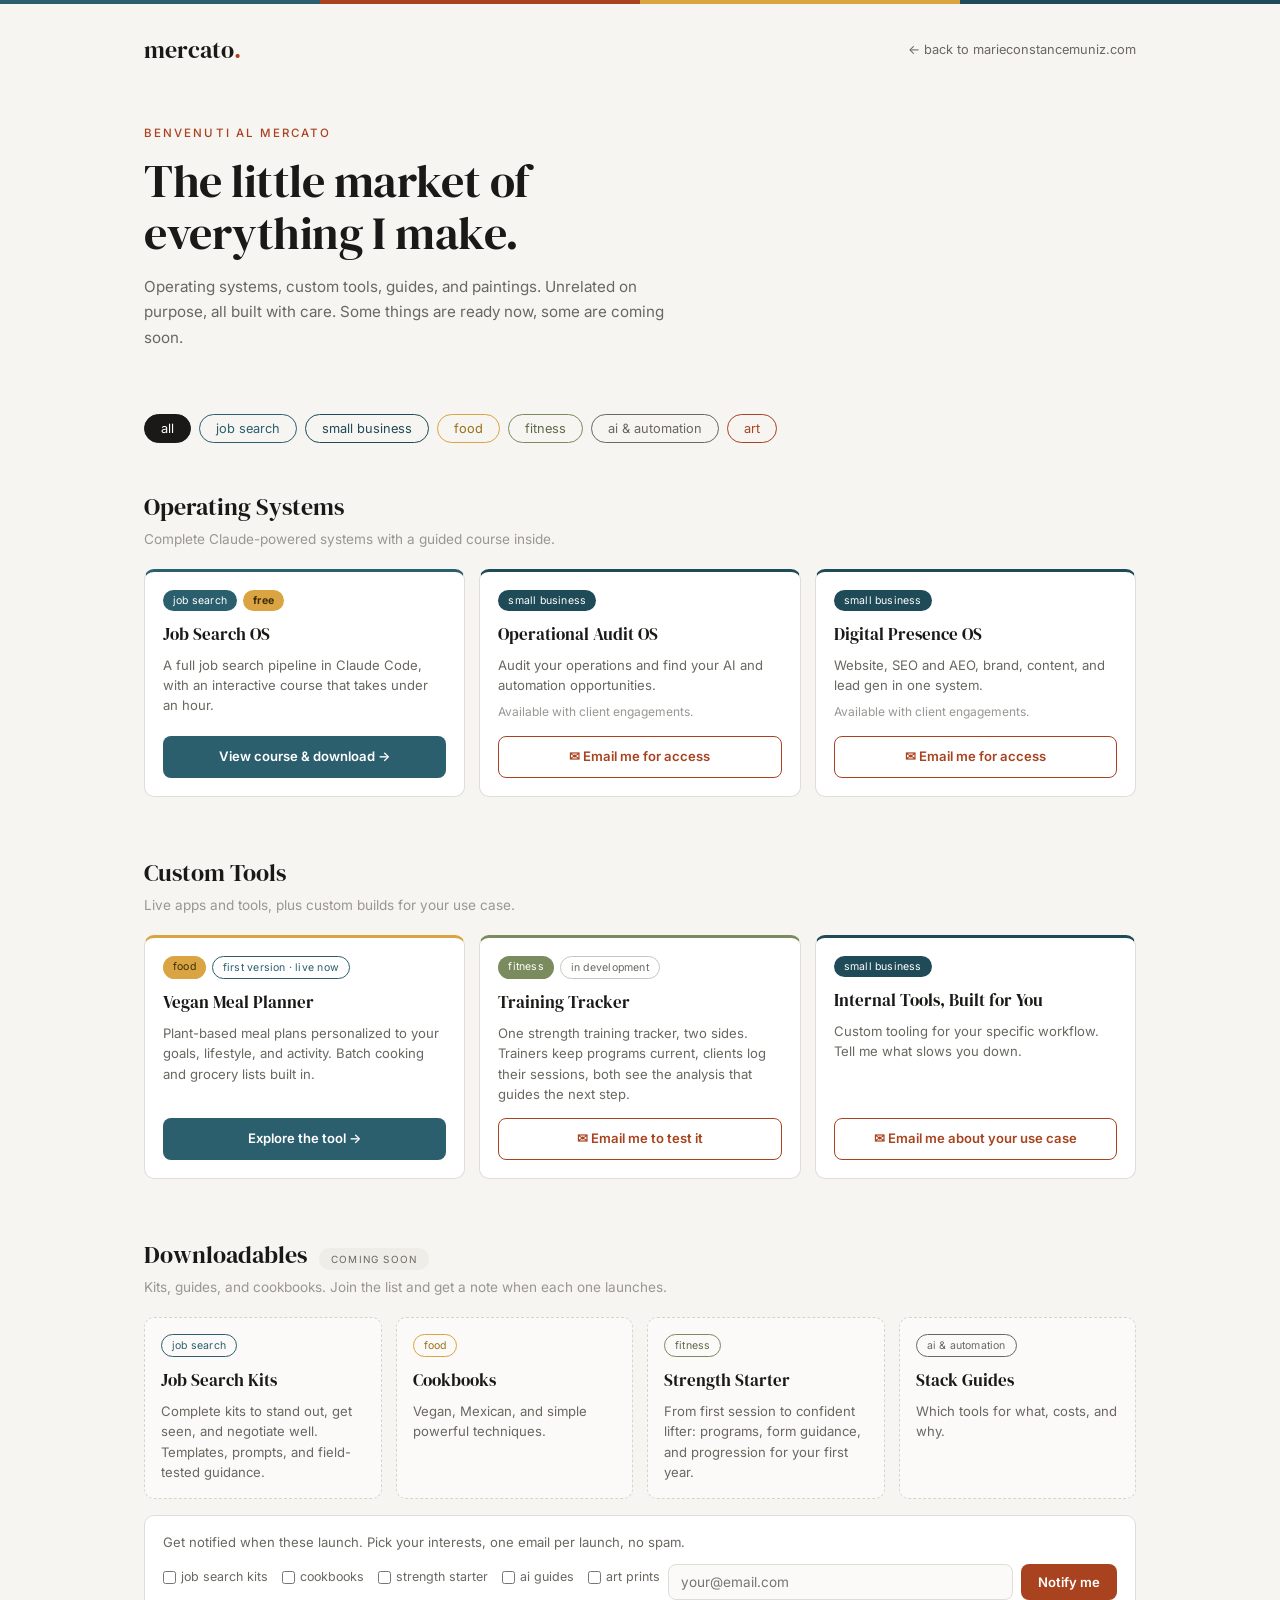
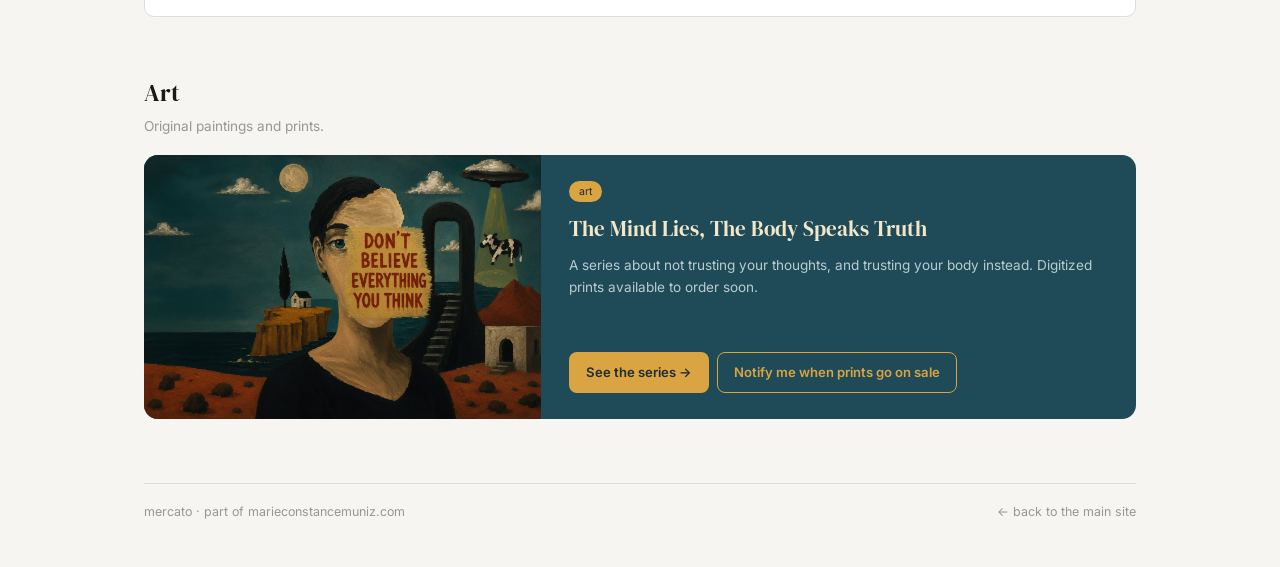
<file: index.html>
<!DOCTYPE html>
<html lang="en">
<head>
  <meta charset="UTF-8">
  <meta name="viewport" content="width=device-width, initial-scale=1.0">
  <title>mercato — the little market of everything Marie makes</title>
  <meta name="description" content="Operating systems, custom tools, guides, and paintings by Marie-Constance Múñiz. Unrelated on purpose, all built with care.">
  <link rel="preconnect" href="https://fonts.googleapis.com">
  <link rel="preconnect" href="https://fonts.gstatic.com" crossorigin>
  <link href="https://fonts.googleapis.com/css2?family=DM+Serif+Display&family=DM+Mono:wght@400&family=Inter:wght@300;400;500;600&display=swap" rel="stylesheet">
  <link rel="icon" type="image/svg+xml" href="/assets/favicon.svg">
  <link rel="stylesheet" href="/css/mercato.css">
  <!-- Google tag (gtag.js) -->
  <script async src="https://www.googletagmanager.com/gtag/js?id=G-41CJMKQ3DV"></script>
  <script>
    window.dataLayer = window.dataLayer || [];
    function gtag(){dataLayer.push(arguments);}
    gtag('js', new Date());
    gtag('config', 'G-41CJMKQ3DV');
  </script>
</head>
<body>
  <div class="stripe"></div>

  <div class="container">
    <header class="site-header">
      <a href="/" class="wordmark">mercato<span>.</span></a>
      <nav class="header-links">
        <a href="https://marieconstancemuniz.com" data-track="back_to_main_site">&larr; back to marieconstancemuniz.com</a>
      </nav>
    </header>

    <section class="hero">
      <p class="kicker">Benvenuti al mercato</p>
      <h1 class="display">The little market of<br>everything I make.</h1>
      <p class="sub">Operating systems, custom tools, guides, and paintings. Unrelated on purpose, all built with care. Some things are ready now, some are coming soon.</p>
    </section>

    <div class="chips" role="group" aria-label="Filter by topic">
      <button class="chip active" data-filter="all">all</button>
      <button class="chip" data-filter="job-search">job search</button>
      <button class="chip" data-filter="small-business">small business</button>
      <button class="chip" data-filter="food">food</button>
      <button class="chip" data-filter="fitness">fitness</button>
      <button class="chip" data-filter="ai">ai &amp; automation</button>
      <button class="chip" data-filter="art">art</button>
    </div>

    <!-- OPERATING SYSTEMS -->
    <section class="shop-section" id="operating-systems">
      <div class="section-head">
        <h2 class="section-title">Operating Systems</h2>
      </div>
      <p class="section-sub">Complete Claude-powered systems with a guided course inside.</p>
      <div class="grid-3">

        <article class="card card--js" data-topic="job-search ai">
          <div class="pills">
            <span class="pill pill--js">job search</span>
            <span class="pill pill--free">free</span>
          </div>
          <h3>Job Search OS</h3>
          <p>A full job search pipeline in Claude Code, with an interactive course that takes under an hour.</p>
          <div class="cta-row">
            <a class="btn btn--nav btn--block" href="/job-search-os/" data-track="card_click" data-product="job-search-os">View course &amp; download &rarr;</a>
          </div>
        </article>

        <article class="card card--sb" data-topic="small-business ai">
          <div class="pills">
            <span class="pill pill--sb">small business</span>
          </div>
          <h3>Operational Audit OS</h3>
          <p>Audit your operations and find your AI and automation opportunities.</p>
          <p class="note">Available with client engagements.</p>
          <div class="cta-row">
            <a class="btn btn--email btn--block" href="mailto:mariecmuniz@gmail.com?subject=Access%20request%3A%20Operational%20Audit%20OS" data-track="inquiry_click" data-product="operational-audit-os">&#9993; Email me for access</a>
          </div>
        </article>

        <article class="card card--sb" data-topic="small-business ai">
          <div class="pills">
            <span class="pill pill--sb">small business</span>
          </div>
          <h3>Digital Presence OS</h3>
          <p>Website, SEO and AEO, brand, content, and lead gen in one system.</p>
          <p class="note">Available with client engagements.</p>
          <div class="cta-row">
            <a class="btn btn--email btn--block" href="mailto:mariecmuniz@gmail.com?subject=Access%20request%3A%20Digital%20Presence%20OS" data-track="inquiry_click" data-product="digital-presence-os">&#9993; Email me for access</a>
          </div>
        </article>

      </div>
    </section>

    <!-- CUSTOM TOOLS -->
    <section class="shop-section" id="custom-tools">
      <div class="section-head">
        <h2 class="section-title">Custom Tools</h2>
      </div>
      <p class="section-sub">Live apps and tools, plus custom builds for your use case.</p>
      <div class="grid-3">

        <article class="card card--food" data-topic="food ai">
          <div class="pills">
            <span class="pill pill--food">food</span>
            <span class="pill pill--live">first version &middot; live now</span>
          </div>
          <h3>Vegan Meal Planner</h3>
          <p>Plant-based meal plans personalized to your goals, lifestyle, and activity. Batch cooking and grocery lists built in.</p>
          <div class="cta-row">
            <a class="btn btn--nav btn--block" href="/meal-planner/" data-track="card_click" data-product="vegan-meal-planner">Explore the tool &rarr;</a>
          </div>
        </article>

        <article class="card card--fit" data-topic="fitness ai">
          <div class="pills">
            <span class="pill pill--fit">fitness</span>
            <span class="pill pill--status">in development</span>
          </div>
          <h3>Training Tracker</h3>
          <p>One strength training tracker, two sides. Trainers keep programs current, clients log their sessions, both see the analysis that guides the next step.</p>
          <div class="cta-row">
            <a class="btn btn--email btn--block" href="mailto:mariecmuniz@gmail.com?subject=Training%20Tracker%3A%20count%20me%20in%20as%20a%20tester" data-track="inquiry_click" data-product="training-tracker">&#9993; Email me to test it</a>
          </div>
        </article>

        <article class="card card--sb" data-topic="small-business ai">
          <div class="pills">
            <span class="pill pill--sb">small business</span>
          </div>
          <h3>Internal Tools, Built for You</h3>
          <p>Custom tooling for your specific workflow. Tell me what slows you down.</p>
          <div class="cta-row">
            <a class="btn btn--email btn--block" href="mailto:mariecmuniz@gmail.com?subject=Custom%20internal%20tools%20inquiry" data-track="inquiry_click" data-product="internal-tools">&#9993; Email me about your use case</a>
          </div>
        </article>

      </div>
    </section>

    <!-- DOWNLOADABLES -->
    <section class="shop-section" id="downloadables">
      <div class="section-head">
        <h2 class="section-title">Downloadables</h2>
        <span class="pill--section">coming soon</span>
      </div>
      <p class="section-sub">Kits, guides, and cookbooks. Join the list and get a note when each one launches.</p>
      <div class="grid-4">

        <article class="card card--soon" data-topic="job-search">
          <div class="pills"><span class="pill pill--outline-js">job search</span></div>
          <h3>Job Search Kits</h3>
          <p>Complete kits to stand out, get seen, and negotiate well. Templates, prompts, and field-tested guidance.</p>
        </article>

        <article class="card card--soon" data-topic="food">
          <div class="pills"><span class="pill pill--outline-food">food</span></div>
          <h3>Cookbooks</h3>
          <p>Vegan, Mexican, and simple powerful techniques.</p>
        </article>

        <article class="card card--soon" data-topic="fitness">
          <div class="pills"><span class="pill pill--outline-fit">fitness</span></div>
          <h3>Strength Starter</h3>
          <p>From first session to confident lifter: programs, form guidance, and progression for your first year.</p>
        </article>

        <article class="card card--soon" data-topic="ai">
          <div class="pills"><span class="pill pill--outline-ai">ai &amp; automation</span></div>
          <h3>Stack Guides</h3>
          <p>Which tools for what, costs, and why.</p>
        </article>

      </div>

      <div class="notify-bar" id="notify">
        <p>Get notified when these launch. Pick your interests, one email per launch, no spam.</p>
        <form class="notify-form" action="https://formspree.io/f/mwvdzqrl" method="POST">
          <input type="hidden" name="_subject" value="New mercato notify signup">
          <div class="interests">
            <label><input type="checkbox" name="interests" value="job search kits"> job search kits</label>
            <label><input type="checkbox" name="interests" value="cookbooks"> cookbooks</label>
            <label><input type="checkbox" name="interests" value="strength starter"> strength starter</label>
            <label><input type="checkbox" name="interests" value="ai guides"> ai guides</label>
            <label><input type="checkbox" name="interests" value="art prints"> art prints</label>
          </div>
          <input class="input" type="email" name="email" placeholder="your@email.com" required aria-label="Your email">
          <button class="btn btn--brick" type="submit">Notify me</button>
        </form>
      </div>
    </section>

    <!-- ART -->
    <section class="shop-section" id="art">
      <div class="section-head">
        <h2 class="section-title">Art</h2>
      </div>
      <p class="section-sub">Original paintings and prints.</p>

      <div class="art-feature" data-topic="art">
        <img class="art-feature__img" src="/assets/art/wide-dont-believe.jpg" alt="Don't Believe Everything You Think, acrylic painting">
        <div class="art-feature__body">
          <div class="pills"><span class="pill pill--art">art</span></div>
          <h3>The Mind Lies, The Body Speaks Truth</h3>
          <p>A series about not trusting your thoughts, and trusting your body instead. Digitized prints available to order soon.</p>
          <div class="btn-row" style="margin-top:14px">
            <a class="btn btn--mustard" href="/art/" data-track="card_click" data-product="art-series">See the series &rarr;</a>
            <a class="btn btn--mustard-outline" href="/art/#notify" data-track="card_click" data-product="art-prints-notify">Notify me when prints go on sale</a>
          </div>
        </div>
      </div>
    </section>

    <footer class="site-footer">
      <span>mercato &middot; part of <a href="https://marieconstancemuniz.com" data-track="back_to_main_site">marieconstancemuniz.com</a></span>
      <a href="https://marieconstancemuniz.com" data-track="back_to_main_site">&larr; back to the main site</a>
    </footer>
  </div>

  <script src="/js/main.js"></script>
</body>
</html>
</file>
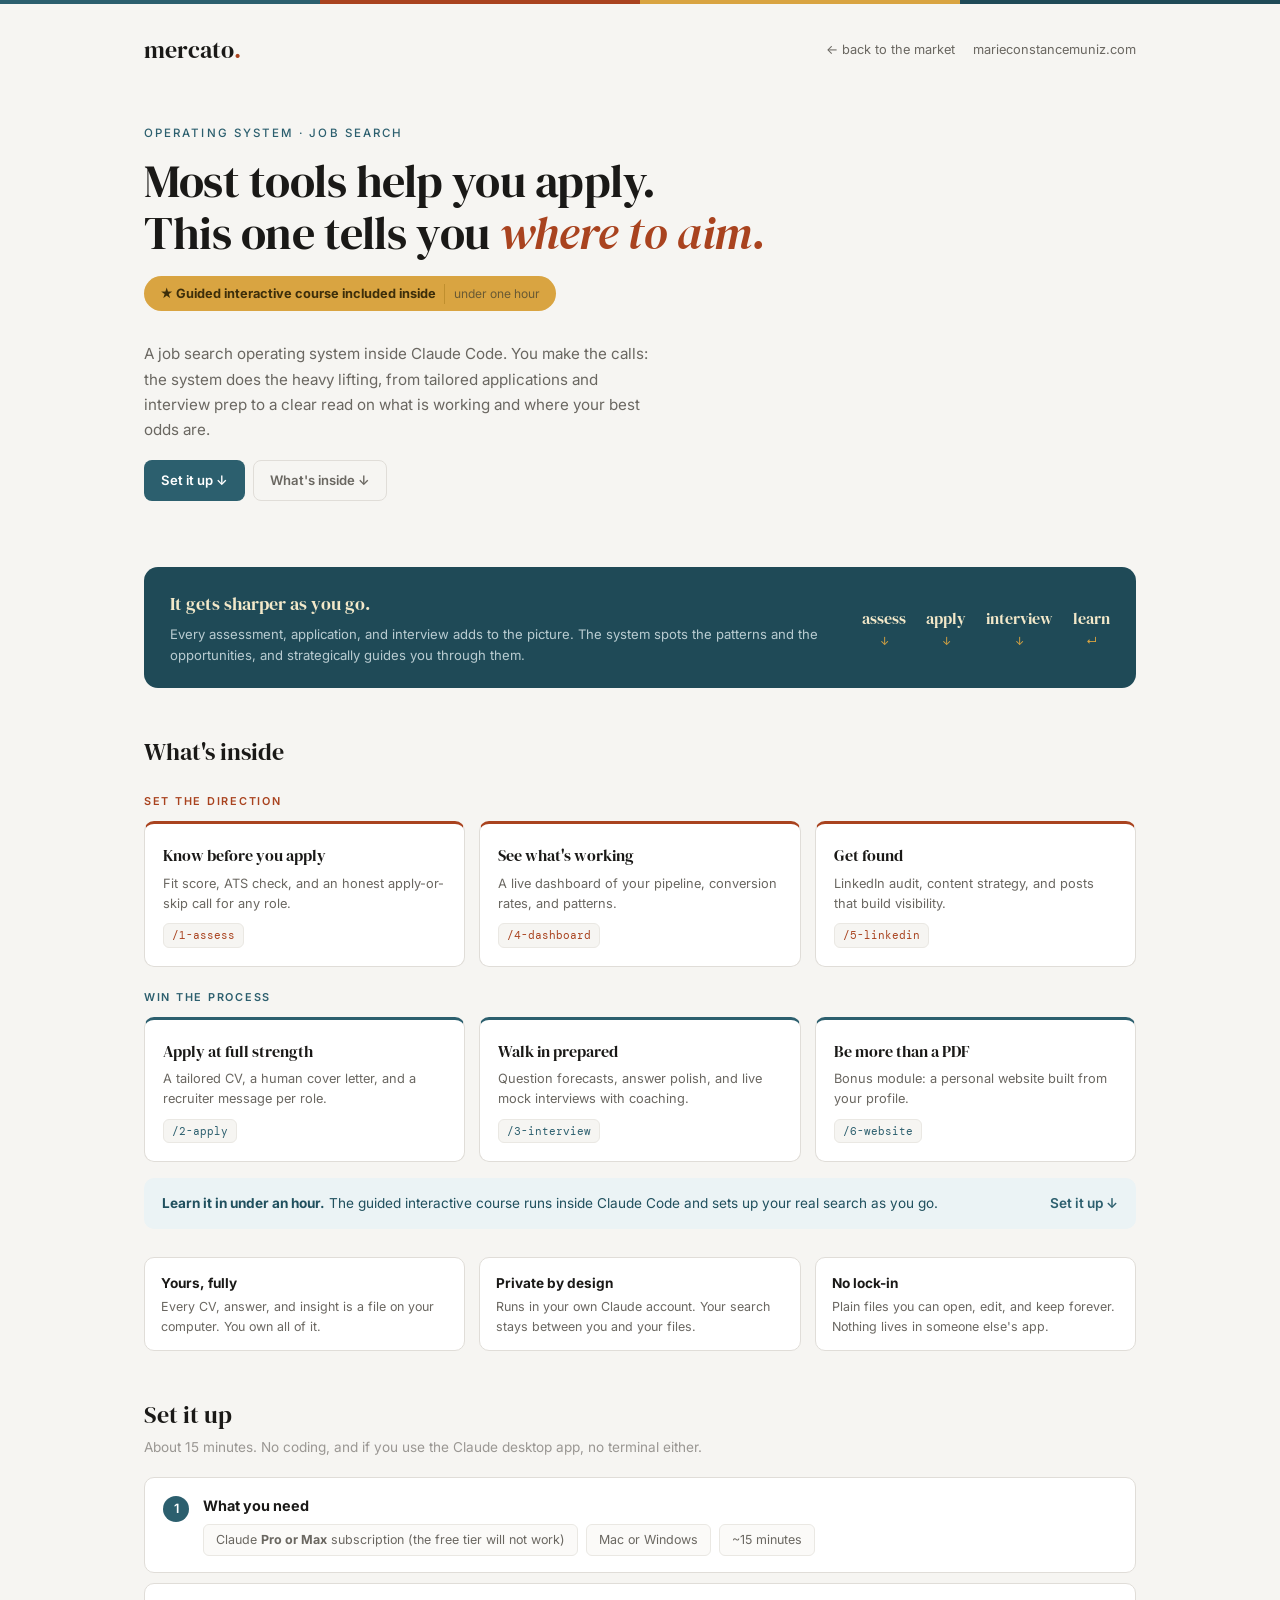
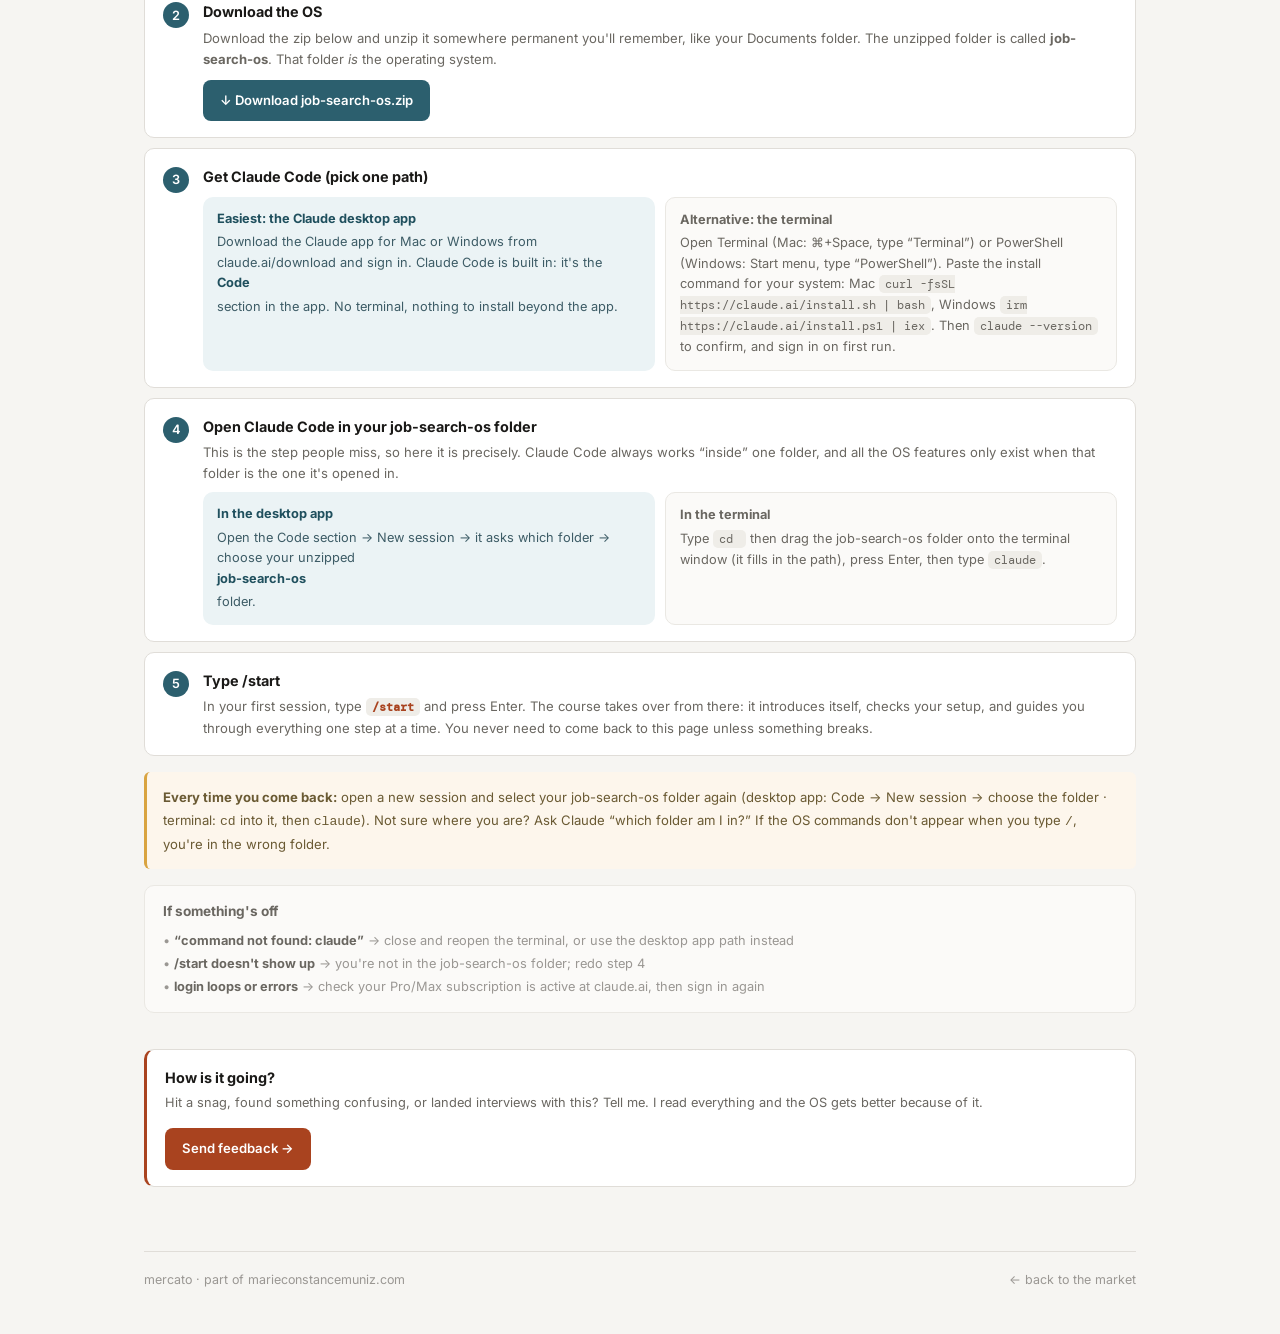
<file: job-search-os/index.html>
<!DOCTYPE html>
<html lang="en">
<head>
  <meta charset="UTF-8">
  <meta name="viewport" content="width=device-width, initial-scale=1.0">
  <title>Job Search OS — run your job search like an operating system</title>
  <meta name="description" content="A job search operating system inside Claude Code: tailored applications, interview prep, a live dashboard, LinkedIn strategy, and a guided course that takes under an hour.">
  <link rel="preconnect" href="https://fonts.googleapis.com">
  <link rel="preconnect" href="https://fonts.gstatic.com" crossorigin>
  <link href="https://fonts.googleapis.com/css2?family=DM+Serif+Display&family=DM+Mono:wght@400&family=Inter:wght@300;400;500;600&display=swap" rel="stylesheet">
  <link rel="icon" type="image/svg+xml" href="/assets/favicon.svg">
  <link rel="stylesheet" href="/css/mercato.css">
  <!-- Google tag (gtag.js) -->
  <script async src="https://www.googletagmanager.com/gtag/js?id=G-41CJMKQ3DV"></script>
  <script>
    window.dataLayer = window.dataLayer || [];
    function gtag(){dataLayer.push(arguments);}
    gtag('js', new Date());
    gtag('config', 'G-41CJMKQ3DV');
  </script>
</head>
<body>
  <div class="stripe"></div>

  <div class="container">
    <header class="site-header">
      <a href="/" class="wordmark">mercato<span>.</span></a>
      <nav class="header-links">
        <a href="/">&larr; back to the market</a>
        <a href="https://marieconstancemuniz.com" data-track="back_to_main_site">marieconstancemuniz.com</a>
      </nav>
    </header>

    <!-- HERO -->
    <section class="hero">
      <p class="kicker kicker--teal">Operating system &middot; Job search</p>
      <h1 class="display">Most tools help you apply.<br>This one tells you <i style="color:var(--brick)">where to aim.</i></h1>
      <div class="badge-course">
        <b>&#9733; Guided interactive course included inside</b>
        <span>under one hour</span>
      </div>
      <p class="sub">A job search operating system inside Claude Code. You make the calls: the system does the heavy lifting, from tailored applications and interview prep to a clear read on what is working and where your best odds are.</p>
      <div class="btn-row" style="margin-top:18px">
        <a class="btn btn--nav" href="#setup">Set it up &darr;</a>
        <a class="btn btn--ghost" href="#inside">What's inside &darr;</a>
      </div>
    </section>

    <!-- STRATEGY BAND -->
    <div class="band">
      <div>
        <h3>It gets sharper as you go.</h3>
        <p>Every assessment, application, and interview adds to the picture. The system spots the patterns and the opportunities, and strategically guides you through them.</p>
      </div>
      <div class="loop" aria-hidden="true">
        <div><b>assess</b>&darr;</div>
        <div><b>apply</b>&darr;</div>
        <div><b>interview</b>&darr;</div>
        <div><b>learn</b>&#8629;</div>
      </div>
    </div>

    <!-- WHAT'S INSIDE -->
    <section id="inside">
      <h2 class="section-title">What's inside</h2>

      <p class="group-label group-label--brick">Set the direction</p>
      <div class="grid-3">
        <article class="card card--feature card--brick">
          <h4>Know before you apply</h4>
          <p>Fit score, ATS check, and an honest apply-or-skip call for any role.</p>
          <span class="cmd">/1-assess</span>
        </article>
        <article class="card card--feature card--brick">
          <h4>See what's working</h4>
          <p>A live dashboard of your pipeline, conversion rates, and patterns.</p>
          <span class="cmd">/4-dashboard</span>
        </article>
        <article class="card card--feature card--brick">
          <h4>Get found</h4>
          <p>LinkedIn audit, content strategy, and posts that build visibility.</p>
          <span class="cmd">/5-linkedin</span>
        </article>
      </div>

      <p class="group-label group-label--teal">Win the process</p>
      <div class="grid-3">
        <article class="card card--feature card--teal">
          <h4>Apply at full strength</h4>
          <p>A tailored CV, a human cover letter, and a recruiter message per role.</p>
          <span class="cmd">/2-apply</span>
        </article>
        <article class="card card--feature card--teal">
          <h4>Walk in prepared</h4>
          <p>Question forecasts, answer polish, and live mock interviews with coaching.</p>
          <span class="cmd">/3-interview</span>
        </article>
        <article class="card card--feature card--teal">
          <h4>Be more than a PDF</h4>
          <p>Bonus module: a personal website built from your profile.</p>
          <span class="cmd">/6-website</span>
        </article>
      </div>

      <div class="callout">
        <p><b>Learn it in under an hour.</b> The guided interactive course runs inside Claude Code and sets up your real search as you go.</p>
        <a href="#setup">Set it up &darr;</a>
      </div>

      <div class="trust-strip">
        <div class="grid-3">
          <div class="card">
            <b>Yours, fully</b>
            <p>Every CV, answer, and insight is a file on your computer. You own all of it.</p>
          </div>
          <div class="card">
            <b>Private by design</b>
            <p>Runs in your own Claude account. Your search stays between you and your files.</p>
          </div>
          <div class="card">
            <b>No lock-in</b>
            <p>Plain files you can open, edit, and keep forever. Nothing lives in someone else's app.</p>
          </div>
        </div>
      </div>
    </section>

    <!-- SETUP -->
    <section id="setup" style="margin-top:44px">
      <h2 class="section-title">Set it up</h2>
      <p class="section-sub">About 15 minutes. No coding, and if you use the Claude desktop app, no terminal either.</p>

      <div class="step">
        <div class="step__num">1</div>
        <div class="step__body">
          <b class="step-title">What you need</b>
          <div class="req-chips">
            <span>Claude <b>Pro or Max</b> subscription (the free tier will not work)</span>
            <span>Mac or Windows</span>
            <span>~15 minutes</span>
          </div>
        </div>
      </div>

      <div class="step">
        <div class="step__num">2</div>
        <div class="step__body">
          <b class="step-title">Download the OS</b>
          <p>Download the zip below and unzip it somewhere permanent you'll remember, like your Documents folder. The unzipped folder is called <b>job-search-os</b>. That folder <i>is</i> the operating system.</p>
          <p style="margin-top:10px"><a class="btn btn--nav" href="/assets/job-search-os.zip" download data-track="zip_download">&darr; Download job-search-os.zip</a></p>
        </div>
      </div>

      <div class="step">
        <div class="step__num">3</div>
        <div class="step__body">
          <b class="step-title">Get Claude Code (pick one path)</b>
          <div class="two-col">
            <div class="path path--app">
              <b>Easiest: the Claude desktop app</b>
              Download the Claude app for Mac or Windows from claude.ai/download and sign in. Claude Code is built in: it's the <b>Code</b> section in the app. No terminal, nothing to install beyond the app.
            </div>
            <div class="path path--term">
              <b>Alternative: the terminal</b>
              Open Terminal (Mac: &#8984;+Space, type &ldquo;Terminal&rdquo;) or PowerShell (Windows: Start menu, type &ldquo;PowerShell&rdquo;). Paste the install command for your system: Mac <code>curl -fsSL https://claude.ai/install.sh | bash</code>, Windows <code>irm https://claude.ai/install.ps1 | iex</code>. Then <code>claude --version</code> to confirm, and sign in on first run.
            </div>
          </div>
        </div>
      </div>

      <div class="step">
        <div class="step__num">4</div>
        <div class="step__body">
          <b class="step-title">Open Claude Code in your job-search-os folder</b>
          <p>This is the step people miss, so here it is precisely. Claude Code always works &ldquo;inside&rdquo; one folder, and all the OS features only exist when that folder is the one it's opened in.</p>
          <div class="two-col">
            <div class="path path--app">
              <b>In the desktop app</b>
              Open the Code section &rarr; New session &rarr; it asks which folder &rarr; choose your unzipped <b>job-search-os</b> folder.
            </div>
            <div class="path path--term">
              <b>In the terminal</b>
              Type <code>cd&nbsp;</code> then drag the job-search-os folder onto the terminal window (it fills in the path), press Enter, then type <code>claude</code>.
            </div>
          </div>
        </div>
      </div>

      <div class="step">
        <div class="step__num">5</div>
        <div class="step__body">
          <b class="step-title">Type /start</b>
          <p>In your first session, type <code style="color:var(--brick);font-weight:700">/start</code> and press Enter. The course takes over from there: it introduces itself, checks your setup, and guides you through everything one step at a time. You never need to come back to this page unless something breaks.</p>
        </div>
      </div>

      <div class="callout--amber">
        <b>Every time you come back:</b> open a new session and select your job-search-os folder again (desktop app: Code &rarr; New session &rarr; choose the folder &middot; terminal: <code>cd</code> into it, then <code>claude</code>). Not sure where you are? Ask Claude &ldquo;which folder am I in?&rdquo; If the OS commands don't appear when you type <code>/</code>, you're in the wrong folder.
      </div>

      <div class="troubleshoot">
        <b class="tt-title">If something's off</b>
        <ul>
          <li>&bull; <b>&ldquo;command not found: claude&rdquo;</b> &rarr; close and reopen the terminal, or use the desktop app path instead</li>
          <li>&bull; <b>/start doesn't show up</b> &rarr; you're not in the job-search-os folder; redo step 4</li>
          <li>&bull; <b>login loops or errors</b> &rarr; check your Pro/Max subscription is active at claude.ai, then sign in again</li>
        </ul>
      </div>

      <div class="feedback-card">
        <div>
          <b>How is it going?</b>
          <p>Hit a snag, found something confusing, or landed interviews with this? Tell me. I read everything and the OS gets better because of it.</p>
        </div>
        <a class="btn btn--brick" href="mailto:mariecmuniz@gmail.com?subject=Job%20Search%20OS%20feedback" data-track="feedback_click">Send feedback &rarr;</a>
      </div>
    </section>

    <footer class="site-footer">
      <span>mercato &middot; part of <a href="https://marieconstancemuniz.com" data-track="back_to_main_site">marieconstancemuniz.com</a></span>
      <a href="/">&larr; back to the market</a>
    </footer>
  </div>

  <script src="/js/main.js"></script>
</body>
</html>
</file>
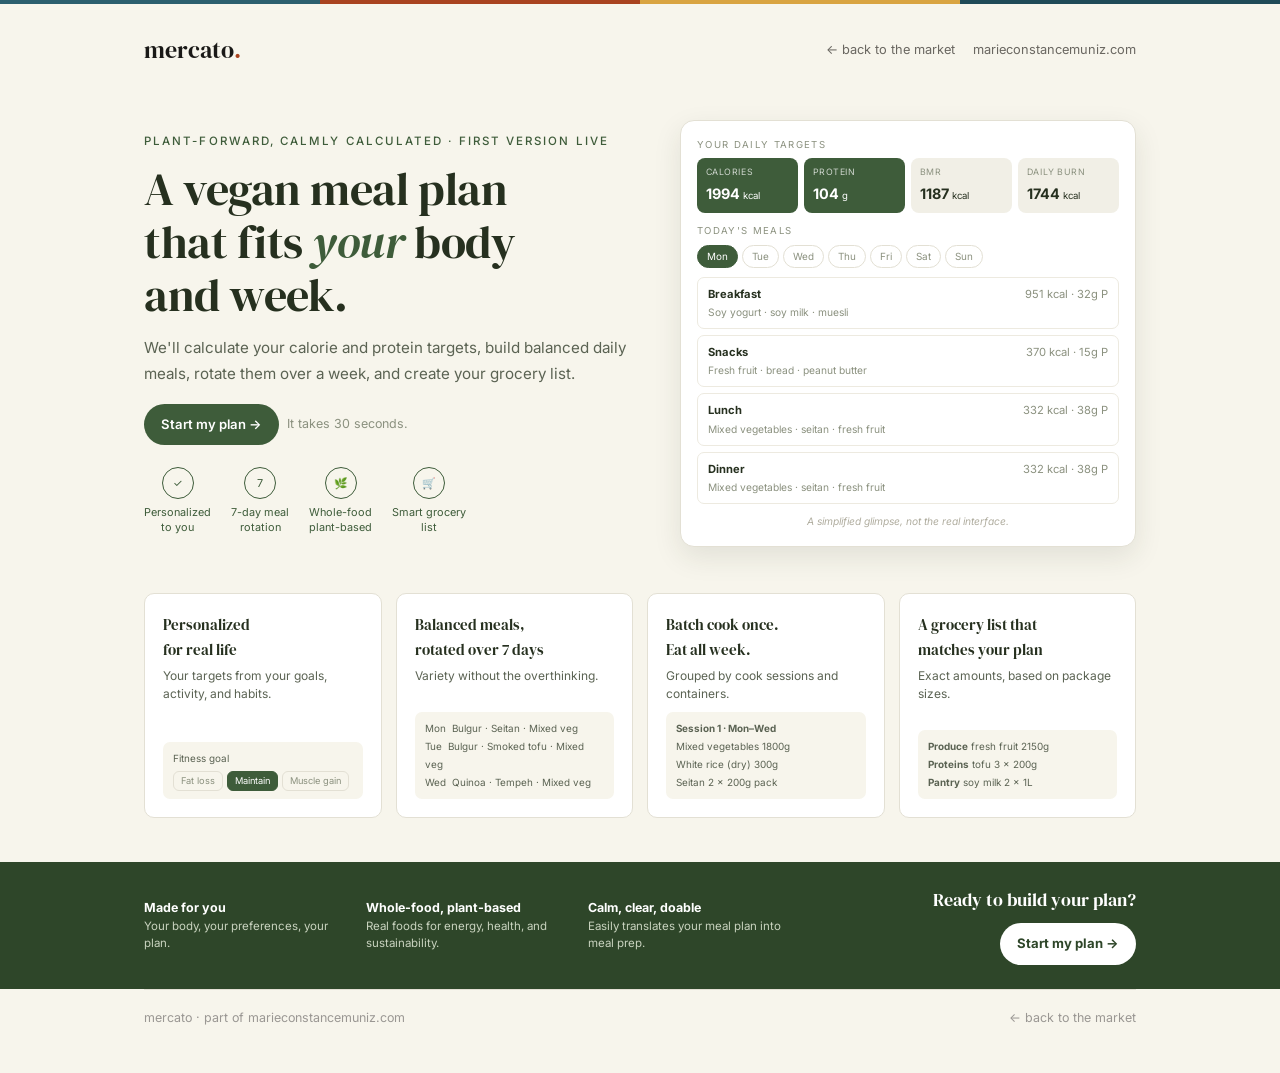
<file: meal-planner/index.html>
<!DOCTYPE html>
<html lang="en">
<head>
  <meta charset="UTF-8">
  <meta name="viewport" content="width=device-width, initial-scale=1.0">
  <title>Vegan Meal Planner — a vegan meal plan that fits your body and week</title>
  <meta name="description" content="Personalized plant-based meal plans: calorie and protein targets, balanced daily meals rotated over a week, batch cooking, and a grocery list. First version live.">
  <link rel="preconnect" href="https://fonts.googleapis.com">
  <link rel="preconnect" href="https://fonts.gstatic.com" crossorigin>
  <link href="https://fonts.googleapis.com/css2?family=DM+Serif+Display&family=DM+Mono:wght@400&family=Inter:wght@300;400;500;600&display=swap" rel="stylesheet">
  <link rel="icon" type="image/svg+xml" href="/assets/favicon.svg">
  <link rel="stylesheet" href="/css/mercato.css">
  <!-- Google tag (gtag.js) -->
  <script async src="https://www.googletagmanager.com/gtag/js?id=G-41CJMKQ3DV"></script>
  <script>
    window.dataLayer = window.dataLayer || [];
    function gtag(){dataLayer.push(arguments);}
    gtag('js', new Date());
    gtag('config', 'G-41CJMKQ3DV');
  </script>
</head>
<body class="verdant">
  <div class="stripe"></div>

  <div class="container">
    <header class="site-header">
      <a href="/" class="wordmark">mercato<span>.</span></a>
      <nav class="header-links">
        <a href="/">&larr; back to the market</a>
        <a href="https://marieconstancemuniz.com" data-track="back_to_main_site">marieconstancemuniz.com</a>
      </nav>
    </header>

    <!-- HERO -->
    <section class="mp-hero">
      <div class="mp-hero__text">
        <p class="kicker">Plant-forward, calmly calculated &middot; first version live</p>
        <h1 class="display">A vegan meal plan<br>that fits <i style="color:#3E5C3A">your</i> body<br>and week.</h1>
        <p class="sub" style="margin-top:14px">We'll calculate your calorie and protein targets, build balanced daily meals, rotate them over a week, and create your grocery list.</p>
        <div class="btn-row" style="margin-top:18px">
          <a class="btn btn--green" href="https://veganmealplanner.lovable.app/" target="_blank" rel="noopener" data-track="meal_planner_open">Start my plan &rarr;</a>
          <span class="cta-hint">It takes 30 seconds.</span>
        </div>
        <div class="mini-icons" aria-hidden="true">
          <div><i>&#10003;</i>Personalized<br>to you</div>
          <div><i>7</i>7-day meal<br>rotation</div>
          <div><i>&#127807;</i>Whole-food<br>plant-based</div>
          <div><i>&#128722;</i>Smart grocery<br>list</div>
        </div>
      </div>

      <div class="mp-hero__panel">
        <div class="plan-panel">
          <p class="label-sm">Your daily targets</p>
          <div class="tiles">
            <div class="tile tile--green"><i>Calories</i><b>1994 <small>kcal</small></b></div>
            <div class="tile tile--green"><i>Protein</i><b>104 <small>g</small></b></div>
            <div class="tile tile--beige"><i>BMR</i><b>1187 <small>kcal</small></b></div>
            <div class="tile tile--beige"><i>Daily burn</i><b>1744 <small>kcal</small></b></div>
          </div>
          <p class="label-sm">Today's meals</p>
          <div class="daytabs">
            <span class="on">Mon</span><span>Tue</span><span>Wed</span><span>Thu</span><span>Fri</span><span>Sat</span><span>Sun</span>
          </div>
          <div class="meal-row">
            <div class="top"><span>Breakfast</span><span>951 kcal &middot; 32g P</span></div>
            <div class="foods">Soy yogurt &middot; soy milk &middot; muesli</div>
          </div>
          <div class="meal-row">
            <div class="top"><span>Snacks</span><span>370 kcal &middot; 15g P</span></div>
            <div class="foods">Fresh fruit &middot; bread &middot; peanut butter</div>
          </div>
          <div class="meal-row">
            <div class="top"><span>Lunch</span><span>332 kcal &middot; 38g P</span></div>
            <div class="foods">Mixed vegetables &middot; seitan &middot; fresh fruit</div>
          </div>
          <div class="meal-row">
            <div class="top"><span>Dinner</span><span>332 kcal &middot; 38g P</span></div>
            <div class="foods">Mixed vegetables &middot; seitan &middot; fresh fruit</div>
          </div>
          <p class="panel-caption">A simplified glimpse, not the real interface.</p>
        </div>
      </div>
    </section>

    <!-- FEATURE BLOCKS -->
    <section class="mp-features" style="margin-top:16px">
      <div class="grid-4">
        <article class="card">
          <h4>Personalized<br>for real life</h4>
          <p>Your targets from your goals, activity, and habits.</p>
          <div class="mini">
            Fitness goal
            <div class="chips-mini"><span>Fat loss</span><span class="on">Maintain</span><span>Muscle gain</span></div>
          </div>
        </article>
        <article class="card">
          <h4>Balanced meals,<br>rotated over 7 days</h4>
          <p>Variety without the overthinking.</p>
          <div class="mini">
            Mon &nbsp;Bulgur &middot; Seitan &middot; Mixed veg<br>
            Tue &nbsp;Bulgur &middot; Smoked tofu &middot; Mixed veg<br>
            Wed &nbsp;Quinoa &middot; Tempeh &middot; Mixed veg
          </div>
        </article>
        <article class="card">
          <h4>Batch cook once.<br>Eat all week.</h4>
          <p>Grouped by cook sessions and containers.</p>
          <div class="mini">
            <b>Session 1 &middot; Mon&ndash;Wed</b><br>
            Mixed vegetables 1800g<br>
            White rice (dry) 300g<br>
            Seitan 2 &times; 200g pack
          </div>
        </article>
        <article class="card">
          <h4>A grocery list that<br>matches your plan</h4>
          <p>Exact amounts, based on package sizes.</p>
          <div class="mini">
            <b>Produce</b> fresh fruit 2150g<br>
            <b>Proteins</b> tofu 3 &times; 200g<br>
            <b>Pantry</b> soy milk 2 &times; 1L
          </div>
        </article>
      </div>
    </section>
  </div>

  <!-- DARK TRUST BAND (full-bleed) -->
  <div class="band--green">
    <div class="container inner">
      <div class="trust-items">
        <div><b>Made for you</b>Your body, your preferences, your plan.</div>
        <div><b>Whole-food, plant-based</b>Real foods for energy, health, and sustainability.</div>
        <div><b>Calm, clear, doable</b>Easily translates your meal plan into meal prep.</div>
      </div>
      <div class="cta-side">
        <p>Ready to build your plan?</p>
        <a class="btn btn--white" href="https://veganmealplanner.lovable.app/" target="_blank" rel="noopener" data-track="meal_planner_open">Start my plan &rarr;</a>
      </div>
    </div>
  </div>

  <div class="container">
    <footer class="site-footer" style="margin-top:0">
      <span>mercato &middot; part of <a href="https://marieconstancemuniz.com" data-track="back_to_main_site">marieconstancemuniz.com</a></span>
      <a href="/">&larr; back to the market</a>
    </footer>
  </div>

  <script src="/js/main.js"></script>
</body>
</html>
</file>
<file: css/mercato.css>
/* ============================================================
   MERCATO — mercato.marieconstancemuniz.com
   Shares design tokens with marieconstancemuniz.com,
   plus painting-derived accents (brick, mustard, sea-teal).
   ============================================================ */

:root {
  --bg:             #F6F5F2;
  --surface:        #FFFFFF;
  --surface-alt:    #EFEDE8;
  --text:           #1A1917;
  --text-secondary: #6A6761;
  --text-muted:     #9A9793;
  --accent:         #2C5F6E;
  --accent-hover:   #20505E;
  --accent-light:   #EBF3F5;
  --border:         #E0DDD8;
  --border-light:   #EAE8E3;

  --brick:          #A9431F;
  --brick-hover:    #8F3719;
  --mustard:        #D9A441;
  --mustard-dark:   #9A7018;
  --sea:            #1F4A57;
  --sea-alt:        #254F5C;
  --sea-border:     #46707C;
  --olive:          #7A8B5E;
  --olive-dark:     #5E6B47;
  --cream:          #F2E8C9;
  --sign-yellow:    #EFD98A;

  --font-display:   'DM Serif Display', Georgia, serif;
  --font-body:      'Inter', -apple-system, BlinkMacSystemFont, sans-serif;
  --font-mono:      'DM Mono', 'Courier New', monospace;

  --max-width:      1040px;
  --radius-sm:      6px;
  --radius:         10px;
  --radius-lg:      14px;
  --transition:     0.2s ease;
}

*, *::before, *::after { box-sizing: border-box; margin: 0; padding: 0; }

html { font-size: 16px; scroll-behavior: smooth; -webkit-text-size-adjust: 100%; }

body {
  background-color: var(--bg);
  color: var(--text);
  font-family: var(--font-body);
  font-weight: 400;
  line-height: 1.65;
  -webkit-font-smoothing: antialiased;
}

img { max-width: 100%; height: auto; display: block; }
a { color: var(--accent); text-decoration: none; transition: color var(--transition); }
a:hover { color: var(--accent-hover); }
ul, ol { list-style: none; }
button { font-family: inherit; cursor: pointer; }

/* =====================
   STRIPE / HEADER / FOOTER
   ===================== */
.stripe {
  height: 4px;
  background: linear-gradient(90deg,
    var(--accent) 0 25%, var(--brick) 25% 50%,
    var(--mustard) 50% 75%, var(--sea) 75% 100%);
}

.container { max-width: var(--max-width); margin: 0 auto; padding: 0 24px; }

.site-header {
  display: flex; justify-content: space-between; align-items: center;
  padding: 26px 0 10px;
}
.wordmark {
  font-family: var(--font-display);
  font-size: 1.5rem;
  color: var(--text);
}
.wordmark span { color: var(--brick); }
.header-links { display: flex; gap: 18px; font-size: 0.8rem; }
.header-links a { color: var(--text-secondary); }
.header-links a:hover { color: var(--text); }

.site-footer {
  border-top: 1px solid var(--border);
  margin-top: 64px;
  padding: 18px 0 44px;
  display: flex; justify-content: space-between; gap: 12px; flex-wrap: wrap;
  font-size: 0.78rem; color: var(--text-muted);
}
.site-footer a { color: var(--text-muted); }
.site-footer a:hover { color: var(--text); }

/* =====================
   TYPE HELPERS
   ===================== */
.kicker {
  font-size: 0.72rem; letter-spacing: 0.18em; text-transform: uppercase;
  color: var(--brick); margin-bottom: 12px; font-weight: 500;
}
.kicker--teal { color: var(--accent); }
.display {
  font-family: var(--font-display);
  font-size: clamp(2rem, 4.5vw, 2.9rem);
  font-weight: 400; line-height: 1.14; letter-spacing: -0.01em;
}
h2.section-title { font-family: var(--font-display); font-size: 1.5rem; font-weight: 400; }
.section-sub { font-size: 0.85rem; color: var(--text-muted); margin: 2px 0 18px; }
.sub { font-size: 0.95rem; color: var(--text-secondary); max-width: 520px; }

/* =====================
   HERO
   ===================== */
.hero { padding: 44px 0 36px; }
.hero .sub { margin-top: 14px; }

/* =====================
   FILTER CHIPS
   ===================== */
.chips { display: flex; flex-wrap: wrap; gap: 8px; margin: 28px 0 44px; }
.chip {
  font-size: 0.8rem; border-radius: 999px; padding: 6px 16px;
  border: 1.5px solid var(--border); background: transparent; color: var(--text-secondary);
  transition: all var(--transition);
}
.chip:hover { border-color: var(--text-secondary); }
.chip.active { background: var(--text); border-color: var(--text); color: #fff; }
.chip[data-filter="job-search"]    { border-color: var(--accent);  color: var(--accent); }
.chip[data-filter="small-business"]{ border-color: var(--sea);     color: var(--sea); }
.chip[data-filter="food"]          { border-color: var(--mustard); color: var(--mustard-dark); }
.chip[data-filter="fitness"]       { border-color: var(--olive);   color: var(--olive-dark); }
.chip[data-filter="ai"]            { border-color: var(--text-secondary); color: var(--text-secondary); }
.chip[data-filter="art"]           { border-color: var(--brick);   color: var(--brick); }
.chip.active[data-filter] { background: var(--text); border-color: var(--text); color: #fff; }

/* =====================
   SECTIONS & CARD GRIDS
   ===================== */
.shop-section { margin-bottom: 56px; }
.shop-section.hidden { display: none; }
.section-head { display: flex; align-items: baseline; gap: 12px; }

.grid-3 { display: grid; grid-template-columns: repeat(3, 1fr); gap: 14px; }
.grid-4 { display: grid; grid-template-columns: repeat(4, 1fr); gap: 14px; }
.grid-2 { display: grid; grid-template-columns: repeat(2, 1fr); gap: 14px; }

.card {
  background: var(--surface);
  border: 1px solid var(--border);
  border-top: 3px solid var(--card-accent, var(--accent));
  border-radius: var(--radius);
  padding: 18px;
  display: flex; flex-direction: column;
}
.card.hidden { display: none; }
.card--js   { --card-accent: var(--accent); }
.card--sb   { --card-accent: var(--sea); }
.card--food { --card-accent: var(--mustard); }
.card--fit  { --card-accent: var(--olive); }

.card--soon {
  border: 1px dashed #D8D4CD; border-top: 1px dashed #D8D4CD;
  background: #FBFAF8; padding: 16px;
}

.card h3 {
  font-family: var(--font-display); font-size: 1.05rem; font-weight: 400;
  margin: 10px 0 6px;
}
.card p { font-size: 0.82rem; color: var(--text-secondary); line-height: 1.55; flex: 1; }
.card .note { flex: none; font-size: 0.75rem; color: var(--text-muted); margin: 8px 0 0; }
.card .cta-row { margin-top: 14px; }

.pills { display: flex; flex-wrap: wrap; gap: 6px; }
.pill {
  font-size: 0.66rem; border-radius: 999px; padding: 2px 10px;
  text-transform: lowercase; letter-spacing: 0.02em; white-space: nowrap;
}
.pill--js   { background: var(--accent);  color: #fff; }
.pill--sb   { background: var(--sea);     color: #fff; }
.pill--food { background: var(--mustard); color: #3D2E0A; }
.pill--fit  { background: var(--olive);   color: #fff; }
.pill--ai   { background: var(--text-secondary); color: #fff; }
.pill--art  { background: var(--mustard); color: #1F2C30; }
.pill--free { background: var(--mustard); color: #3D2E0A; font-weight: 700; text-transform: lowercase; }
.pill--outline-js   { border: 1px solid var(--accent); color: var(--accent); background: transparent; }
.pill--outline-food { border: 1px solid var(--mustard); color: var(--mustard-dark); background: transparent; }
.pill--outline-fit  { border: 1px solid var(--olive); color: var(--olive-dark); background: transparent; }
.pill--outline-ai   { border: 1px solid var(--text-secondary); color: var(--text-secondary); background: transparent; }
.pill--status { border: 1px solid #C9C5BE; color: var(--text-secondary); background: transparent; }
.pill--live   { border: 1px solid var(--accent); color: var(--accent); background: transparent; }
.pill--section {
  font-size: 0.62rem; letter-spacing: 0.12em; text-transform: uppercase;
  background: var(--surface-alt); color: var(--text-secondary);
  border-radius: 999px; padding: 3px 12px;
}

/* =====================
   BUTTONS
   ===================== */
.btn {
  display: inline-block; border-radius: 8px; padding: 9px 16px;
  font-size: 0.82rem; font-weight: 600; text-align: center;
  border: 1.5px solid transparent; transition: all var(--transition);
}
.btn--nav { background: var(--accent); color: #fff; }
.btn--nav:hover { background: var(--accent-hover); color: #fff; }
.btn--email { background: var(--surface); border-color: var(--brick); color: var(--brick); }
.btn--email:hover { background: #FBF0EA; color: var(--brick-hover); }
.btn--brick { background: var(--brick); color: #fff; }
.btn--brick:hover { background: var(--brick-hover); color: #fff; }
.btn--ghost { border-color: var(--border); color: var(--text-secondary); background: transparent; }
.btn--ghost:hover { border-color: var(--text-secondary); color: var(--text); }
.btn--block { display: block; width: 100%; }
.btn-row { display: flex; gap: 8px; align-items: center; flex-wrap: wrap; }

/* =====================
   NOTIFY BAR (Formspree)
   ===================== */
.notify-bar {
  margin-top: 16px;
  background: var(--surface); border: 1px solid var(--border);
  border-radius: var(--radius); padding: 16px 18px;
}
.notify-bar p { font-size: 0.82rem; color: var(--text-secondary); margin-bottom: 10px; }
.notify-form { display: flex; gap: 8px; flex-wrap: wrap; align-items: center; }
.interests { display: flex; flex-wrap: wrap; gap: 6px 14px; margin-bottom: 10px; }
.interests label {
  font-size: 0.78rem; color: var(--text-secondary);
  display: inline-flex; align-items: center; gap: 5px; cursor: pointer;
}
.interests input { accent-color: var(--brick); }
.input {
  flex: 1; min-width: 200px;
  border: 1px solid var(--border); border-radius: 8px;
  padding: 9px 12px; font-size: 0.85rem; font-family: inherit;
  background: #FBFAF8; color: var(--text);
}
.input:focus { outline: 2px solid var(--accent-light); border-color: var(--accent); }
.form-success { font-size: 0.85rem; color: var(--accent); font-weight: 600; }
.form-error { font-size: 0.8rem; color: var(--brick); }

/* =====================
   LANDING: ART FEATURE CARD
   ===================== */
.art-feature {
  display: flex; background: var(--sea); border-radius: var(--radius-lg);
  overflow: hidden; color: #B9CCD1;
}
.art-feature.hidden { display: none; }
.art-feature__img { width: 40%; min-height: 220px; object-fit: cover; }
.art-feature__body { flex: 1; padding: 26px 28px; display: flex; flex-direction: column; }
.art-feature__body h3 {
  font-family: var(--font-display); font-weight: 400;
  font-size: 1.3rem; color: var(--cream); margin: 10px 0 8px;
}
.art-feature__body p { font-size: 0.85rem; line-height: 1.6; flex: 1; }
.btn--mustard { background: var(--mustard); color: #1F2C30; }
.btn--mustard:hover { background: #C69439; color: #1F2C30; }
.btn--mustard-outline { border-color: var(--mustard); color: var(--mustard); background: transparent; }
.btn--mustard-outline:hover { background: rgba(217,164,65,0.12); color: var(--sign-yellow); }

/* =====================
   JOB SEARCH OS PAGE
   ===================== */
.badge-course {
  display: inline-flex; align-items: center; flex-wrap: wrap; gap: 4px 8px;
  background: var(--mustard); border-radius: 18px; padding: 7px 16px;
  margin: 16px 0 16px;
}
@media (max-width: 620px) {
  .badge-course span { border-left: none; padding-left: 0; }
}
.badge-course b { font-size: 0.8rem; color: #3D2E0A; }
.badge-course span {
  font-size: 0.75rem; color: #6A5A33;
  border-left: 1px solid #C08F2E; padding-left: 9px;
}

.band {
  background: var(--sea); border-radius: var(--radius-lg);
  padding: 22px 26px; margin: 30px 0 44px;
  display: flex; gap: 28px; align-items: center;
}
.band h3 { font-family: var(--font-display); font-weight: 400; font-size: 1.15rem; color: var(--cream); margin-bottom: 4px; }
.band p { font-size: 0.82rem; color: #B9CCD1; line-height: 1.6; }
.band > div:first-child { flex: 1; }
.loop { display: flex; gap: 20px; flex-shrink: 0; }
.loop div { text-align: center; font-size: 0.7rem; color: var(--mustard); }
.loop b { display: block; font-family: var(--font-display); font-weight: 400; font-size: 1rem; color: var(--cream); }

.group-label {
  font-size: 0.68rem; letter-spacing: 0.16em; text-transform: uppercase;
  font-weight: 600; margin: 22px 0 10px;
}
.group-label--brick { color: var(--brick); }
.group-label--teal { color: var(--accent); }

.card--feature { border-top-width: 3px; }
.card--feature h4 { font-family: var(--font-display); font-weight: 400; font-size: 1rem; margin-bottom: 5px; }
.card--feature p { font-size: 0.8rem; color: var(--text-secondary); line-height: 1.55; margin-bottom: 10px; flex: 1; }
.cmd {
  align-self: flex-start;
  font-family: var(--font-mono); font-size: 0.7rem;
  background: var(--bg); border: 1px solid var(--border-light);
  border-radius: 6px; padding: 2px 8px;
}
.card--brick { --card-accent: var(--brick); } .card--brick .cmd { color: var(--brick); }
.card--teal  { --card-accent: var(--accent); } .card--teal .cmd { color: var(--accent); }

.callout {
  background: var(--accent-light); border-radius: var(--radius);
  padding: 14px 18px; margin: 16px 0;
  display: flex; justify-content: space-between; align-items: center; gap: 14px; flex-wrap: wrap;
}
.callout p { font-size: 0.85rem; color: var(--accent-hover); }
.callout a { font-size: 0.85rem; font-weight: 600; white-space: nowrap; }

.trust-strip { margin: 28px 0 10px; }
.trust-strip .card { border-top: 1px solid var(--border); padding: 14px 16px; }
.trust-strip b { font-size: 0.85rem; }
.trust-strip p { font-size: 0.78rem; margin-top: 3px; }

.step {
  background: var(--surface); border: 1px solid var(--border);
  border-radius: var(--radius); padding: 16px 18px; margin-bottom: 10px;
  display: flex; gap: 14px;
}
.step__num {
  flex-shrink: 0; width: 26px; height: 26px; border-radius: 50%;
  background: var(--accent); color: #fff;
  display: flex; align-items: center; justify-content: center;
  font-size: 0.8rem; font-weight: 600; margin-top: 2px;
}
.step__body { flex: 1; }
.step__body b.step-title { font-size: 0.9rem; display: block; margin-bottom: 4px; }
.step__body p { font-size: 0.82rem; color: var(--text-secondary); line-height: 1.6; }
.step__body code {
  font-family: var(--font-mono); font-size: 0.78rem;
  background: var(--surface-alt); border-radius: 5px; padding: 1px 6px;
}
.req-chips { display: flex; flex-wrap: wrap; gap: 8px; margin-top: 6px; }
.req-chips span {
  font-size: 0.78rem; color: var(--text-secondary);
  background: #FBFAF8; border: 1px solid var(--border-light);
  border-radius: 6px; padding: 5px 12px;
}

.two-col { display: grid; grid-template-columns: 1fr 1fr; gap: 10px; margin-top: 8px; }
.path { border-radius: var(--radius); padding: 12px 14px; font-size: 0.8rem; line-height: 1.6; }
.path b { display: block; margin-bottom: 3px; font-size: 0.8rem; }
.path--app { background: var(--accent-light); color: #3D5C66; }
.path--app b { color: var(--accent-hover); }
.path--term { background: #FBFAF8; border: 1px solid var(--border-light); color: var(--text-secondary); }

.callout--amber {
  background: #FDF6EC; border-left: 3px solid var(--mustard);
  border-radius: var(--radius-sm); padding: 14px 16px; margin: 16px 0;
  font-size: 0.82rem; line-height: 1.7; color: #6A5A33;
}
.troubleshoot {
  background: #FBFAF8; border: 1px solid var(--border-light);
  border-radius: var(--radius); padding: 14px 18px; margin-top: 6px;
}
.troubleshoot b.tt-title { font-size: 0.85rem; color: var(--text-secondary); display: block; margin-bottom: 6px; }
.troubleshoot li { font-size: 0.8rem; color: var(--text-muted); line-height: 1.8; }
.troubleshoot li b { color: var(--text-secondary); }

.feedback-card {
  background: var(--surface); border: 1px solid var(--border);
  border-left: 3px solid var(--brick); border-radius: var(--radius);
  padding: 16px 18px; margin-top: 36px;
  display: flex; justify-content: space-between; align-items: center; gap: 16px; flex-wrap: wrap;
}
.feedback-card b { font-size: 0.9rem; display: block; margin-bottom: 3px; }
.feedback-card p { font-size: 0.8rem; color: var(--text-secondary); line-height: 1.55; }

/* =====================
   MEAL PLANNER PAGE (Verdant palette)
   ===================== */
body.verdant { background: #F7F5EC; color: #26301F; }
body.verdant .kicker { color: #3E5C3A; }
body.verdant .sub { color: #5B6353; }
.btn--green { background: #3E5C3A; color: #fff; border-radius: 999px; }
.btn--green:hover { background: #33502F; color: #fff; }
.cta-hint { font-size: 0.78rem; color: #8B917F; }

.mp-hero { display: flex; gap: 34px; align-items: center; padding: 40px 0 30px; }
.mp-hero__text { flex: 1.1; }
.mp-hero__panel { flex: 1; }

.mini-icons { display: flex; gap: 20px; margin-top: 22px; }
.mini-icons div { text-align: center; font-size: 0.68rem; color: #3E5C3A; line-height: 1.35; }
.mini-icons i {
  font-style: normal; display: flex; align-items: center; justify-content: center;
  width: 32px; height: 32px; border: 1.5px solid #3E5C3A; border-radius: 50%;
  margin: 0 auto 6px;
}

.plan-panel {
  background: #fff; border: 1px solid #E3E0D4; border-radius: var(--radius-lg);
  padding: 16px; box-shadow: 0 10px 28px rgba(38,48,31,0.1);
}
.plan-panel .label-sm {
  font-size: 0.6rem; letter-spacing: 0.14em; text-transform: uppercase;
  color: #8B917F; margin-bottom: 6px;
}
.tiles { display: grid; grid-template-columns: repeat(4, 1fr); gap: 6px; margin-bottom: 10px; }
.tile { border-radius: 8px; padding: 7px 9px; }
.tile i { font-style: normal; display: block; font-size: 0.55rem; text-transform: uppercase; letter-spacing: 0.06em; }
.tile b { font-size: 0.9rem; }
.tile b small { font-size: 0.6rem; font-weight: 400; }
.tile--green { background: #3E5C3A; color: #fff; } .tile--green i { opacity: 0.75; }
.tile--beige { background: #F1EFE6; color: #26301F; } .tile--beige i { color: #8B917F; }

.daytabs { display: flex; gap: 4px; flex-wrap: wrap; margin-bottom: 9px; }
.daytabs span {
  font-size: 0.62rem; border: 1px solid #E3E0D4; border-radius: 999px;
  padding: 2px 9px; color: #8B917F;
}
.daytabs span.on { background: #3E5C3A; border-color: #3E5C3A; color: #fff; }

.meal-row {
  border: 1px solid #EDEAE0; border-radius: 7px; padding: 7px 10px; margin-top: 6px;
}
.meal-row .top { display: flex; justify-content: space-between; font-size: 0.7rem; font-weight: 700; }
.meal-row .top span:last-child { color: #8B917F; font-weight: 400; }
.meal-row .foods { font-size: 0.64rem; color: #8B917F; margin-top: 1px; }
.panel-caption { font-size: 0.64rem; color: #B0AD9F; text-align: center; margin-top: 9px; font-style: italic; }

.mp-features .card {
  border: 1px solid #E3E0D4; border-top: 1px solid #E3E0D4; background: #fff;
}
.mp-features h4 { font-family: var(--font-display); font-weight: 400; font-size: 0.95rem; margin-bottom: 5px; }
.mp-features p { font-size: 0.75rem; color: #5B6353; line-height: 1.5; margin-bottom: 9px; }
.mini {
  background: #F7F5EC; border-radius: 7px; padding: 8px 10px;
  font-size: 0.62rem; color: #5B6353; line-height: 1.8;
}
.mini .chips-mini { display: flex; gap: 4px; margin-top: 3px; }
.mini .chips-mini span { font-size: 0.58rem; border: 1px solid #E3E0D4; border-radius: 6px; padding: 1px 7px; color: #8B917F; }
.mini .chips-mini span.on { background: #3E5C3A; border-color: #3E5C3A; color: #fff; }

.band--green {
  background: #2E4629; border-radius: 0; margin: 44px 0 0; padding: 24px 0;
}
.band--green .inner { display: flex; align-items: center; gap: 24px; }
.band--green .trust-items { display: flex; gap: 22px; flex: 1; flex-wrap: wrap; }
.band--green .trust-items div { font-size: 0.72rem; color: #C9D3BF; line-height: 1.5; max-width: 200px; }
.band--green .trust-items b { color: #fff; font-size: 0.78rem; display: block; }
.band--green .cta-side { text-align: right; flex-shrink: 0; }
.band--green .cta-side p { font-family: var(--font-display); font-size: 1.1rem; color: #fff; margin-bottom: 8px; }
.btn--white { background: #fff; color: #2E4629; border-radius: 999px; font-weight: 700; }
.btn--white:hover { background: #EDEAE0; color: #2E4629; }
body.verdant .site-footer { border-color: #E3E0D4; }

/* =====================
   ART PAGE (dark)
   ===================== */
body.dark { background: var(--sea); color: #B9CCD1; }
body.dark .wordmark { color: var(--cream); }
body.dark .wordmark span { color: var(--mustard); }
body.dark .header-links a { color: #9FB8BF; }
body.dark .header-links a:hover { color: var(--cream); }
body.dark .kicker { color: var(--mustard); }
body.dark .display { color: var(--cream); }
body.dark .sub { color: #B9CCD1; }
body.dark .site-footer { border-color: #2E5A68; color: #7E99A1; }
body.dark .site-footer a { color: #7E99A1; }
body.dark .site-footer a:hover { color: var(--cream); }

.art-statement { text-align: center; padding: 40px 0 34px; }
.art-statement .sub { max-width: 480px; margin: 14px auto 0; line-height: 1.7; }

.gallery { margin-bottom: 34px; }
.art-item {
  background: var(--sea-alt); border-radius: var(--radius);
  overflow: hidden; cursor: zoom-in; border: none; text-align: left; padding: 0;
  transition: transform var(--transition);
}
.art-item:hover { transform: translateY(-3px); }
.art-item__meta { padding: 10px 13px; }
.art-item__meta b {
  font-family: var(--font-display); font-weight: 400;
  font-size: 0.9rem; color: var(--cream); display: block;
}
.art-item__meta span { font-size: 0.7rem; color: #7E99A1; }

.coming-label {
  font-size: 0.68rem; letter-spacing: 0.16em; text-transform: uppercase;
  color: var(--mustard); text-align: center; margin-bottom: 12px; font-weight: 600;
}
.teasers { margin-bottom: 30px; }
.teaser {
  background: var(--sea-alt); border: 1px dashed var(--sea-border);
  border-radius: var(--radius); padding: 30px 18px; text-align: center;
}
.teaser b {
  font-family: var(--font-display); font-weight: 400;
  font-size: 1.25rem; letter-spacing: 0.06em; color: var(--sign-yellow);
  display: block; line-height: 1.3; margin-bottom: 8px;
}
.teaser span { font-size: 0.72rem; color: #7E99A1; }

.dark-bar {
  border: 1px solid var(--sea-border); border-radius: var(--radius);
  padding: 14px 18px; margin-bottom: 14px;
  display: flex; align-items: center; gap: 14px; flex-wrap: wrap;
}
.dark-bar--request { background: #1A404C; }
.dark-bar--notify { background: var(--sea-alt); }
.dark-bar .bar-text { flex: 1; font-size: 0.85rem; min-width: 220px; }
.dark-bar .bar-text b { color: var(--cream); }
.dark-bar .input {
  background: var(--sea); border-color: var(--sea-border); color: var(--cream);
}
.dark-bar .input::placeholder { color: #7E99A1; }
.dark-bar .form-success { color: var(--sign-yellow); }

.lightbox {
  position: fixed; inset: 0; z-index: 100;
  background: rgba(10, 25, 30, 0.92);
  display: none; align-items: center; justify-content: center; padding: 4vh 4vw;
  cursor: zoom-out;
}
.lightbox.open { display: flex; }
.lightbox img { max-width: 100%; max-height: 92vh; width: auto; height: auto; border-radius: 4px; }

/* =====================
   RESPONSIVE
   ===================== */
@media (max-width: 900px) {
  .grid-4 { grid-template-columns: repeat(2, 1fr); }
  .grid-3 { grid-template-columns: repeat(2, 1fr); }
  .mp-hero { flex-direction: column; align-items: stretch; }
  .band { flex-direction: column; align-items: flex-start; gap: 16px; }
  .band--green .inner { flex-direction: column; align-items: flex-start; }
  .band--green .cta-side { text-align: left; }
}

@media (max-width: 620px) {
  .grid-3, .grid-2, .grid-4 { grid-template-columns: 1fr; }
  .art-feature { flex-direction: column; }
  .art-feature__img { width: 100%; max-height: 260px; }
  .two-col { grid-template-columns: 1fr; }
  .site-header { flex-wrap: wrap; gap: 6px; }
  .tiles { grid-template-columns: repeat(2, 1fr); }
  .notify-form .btn { width: 100%; }
}
</file>
